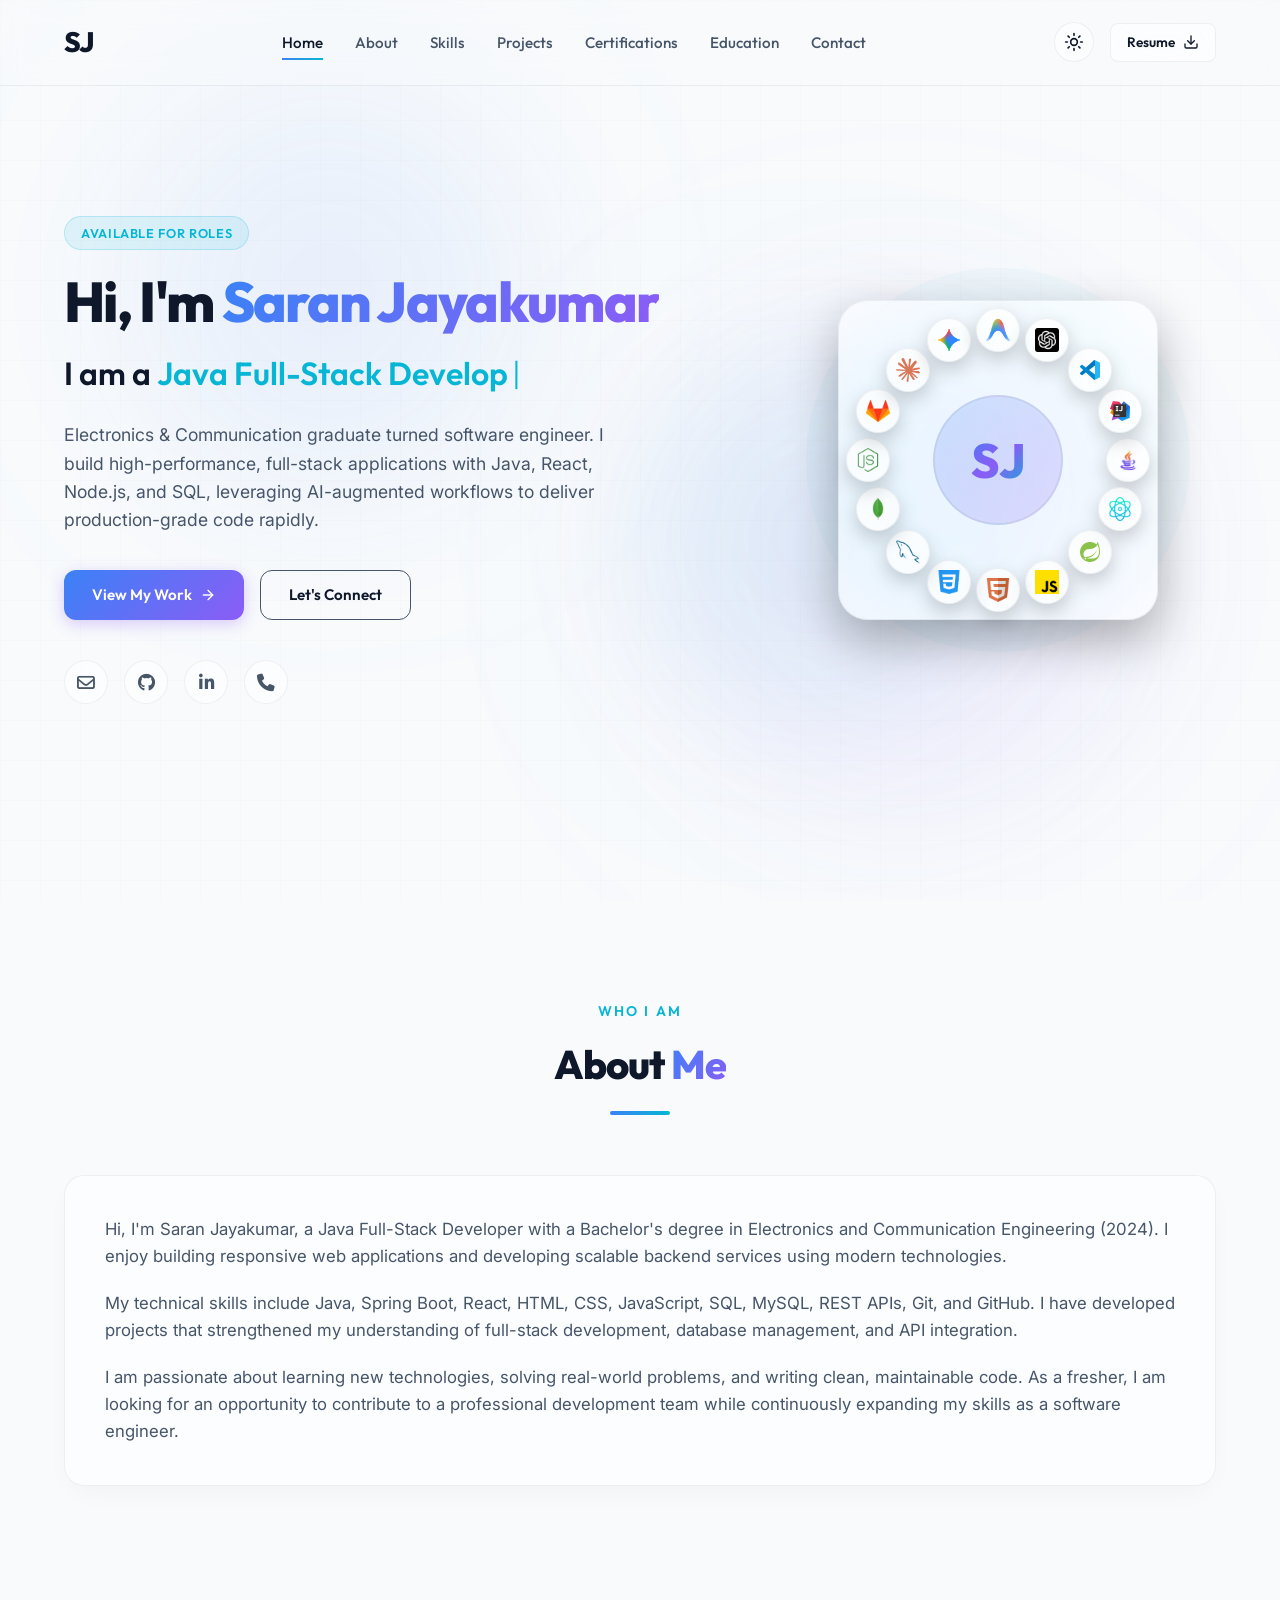
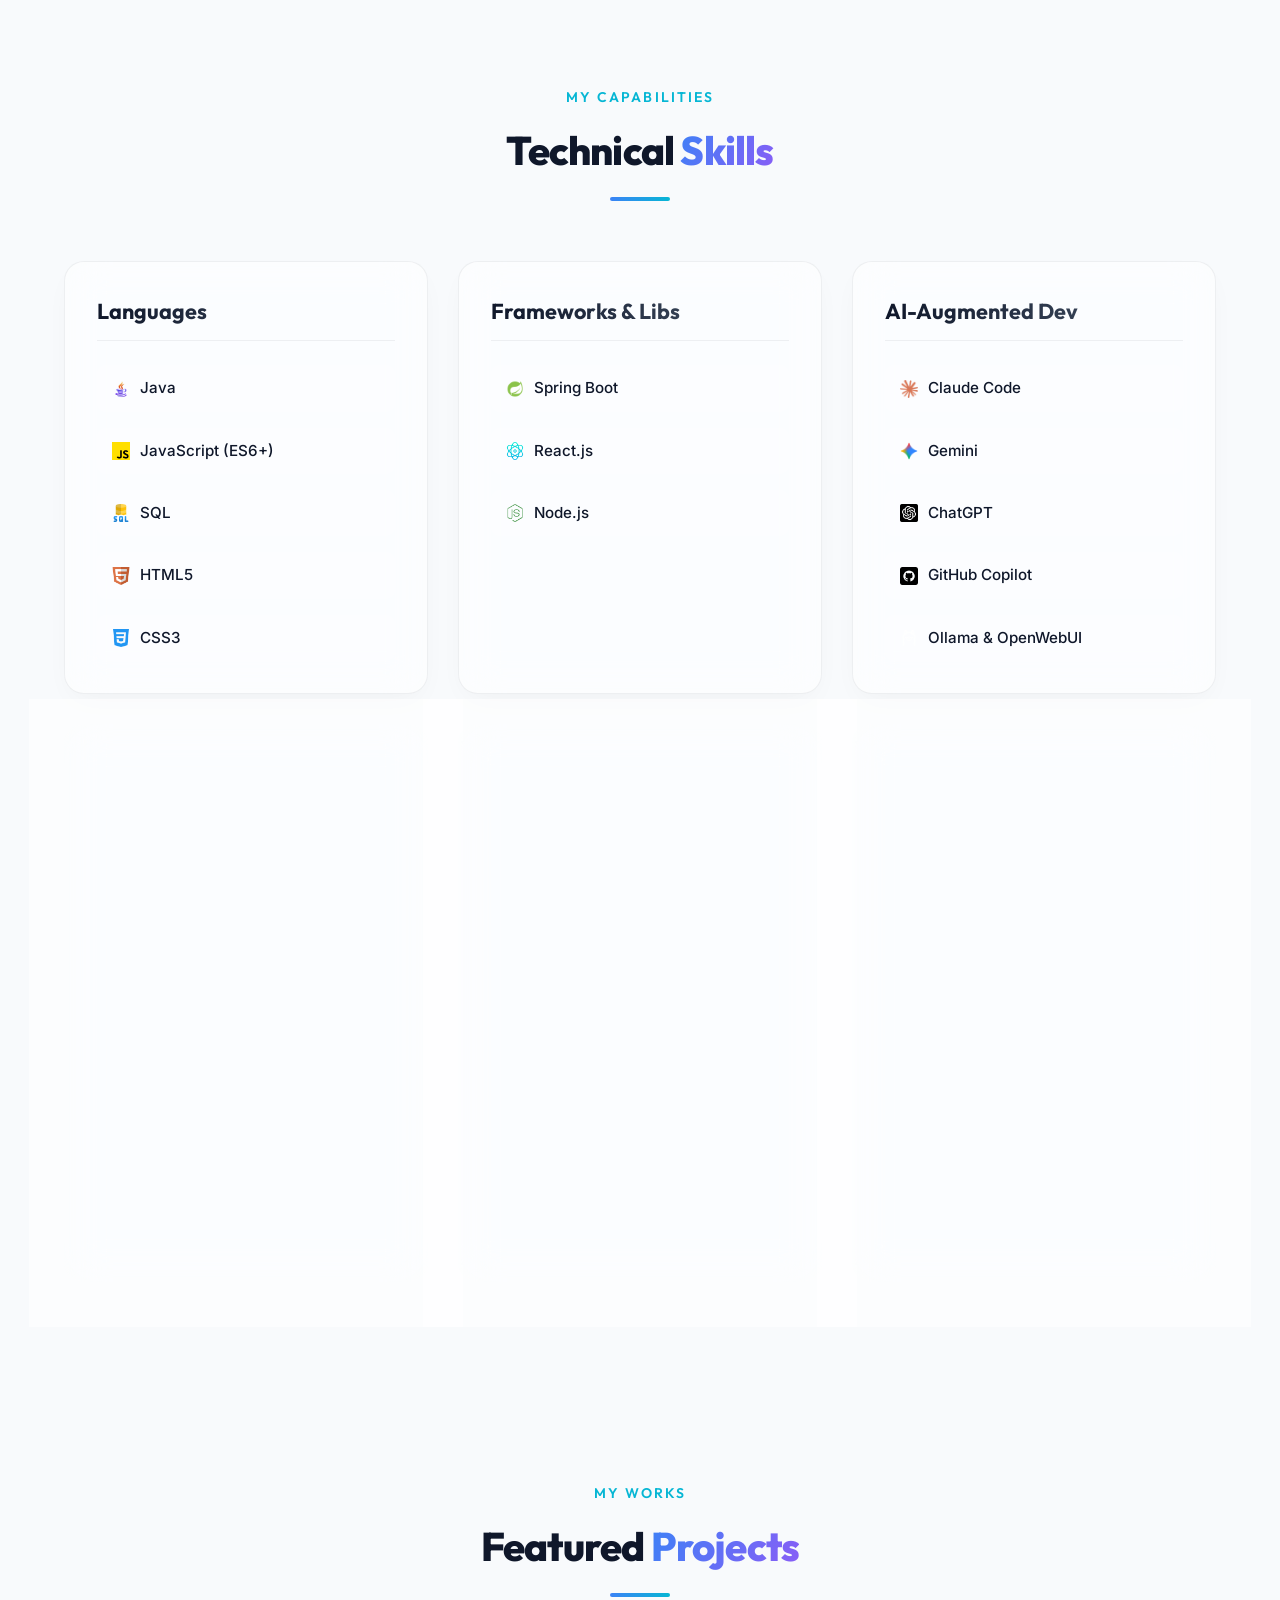
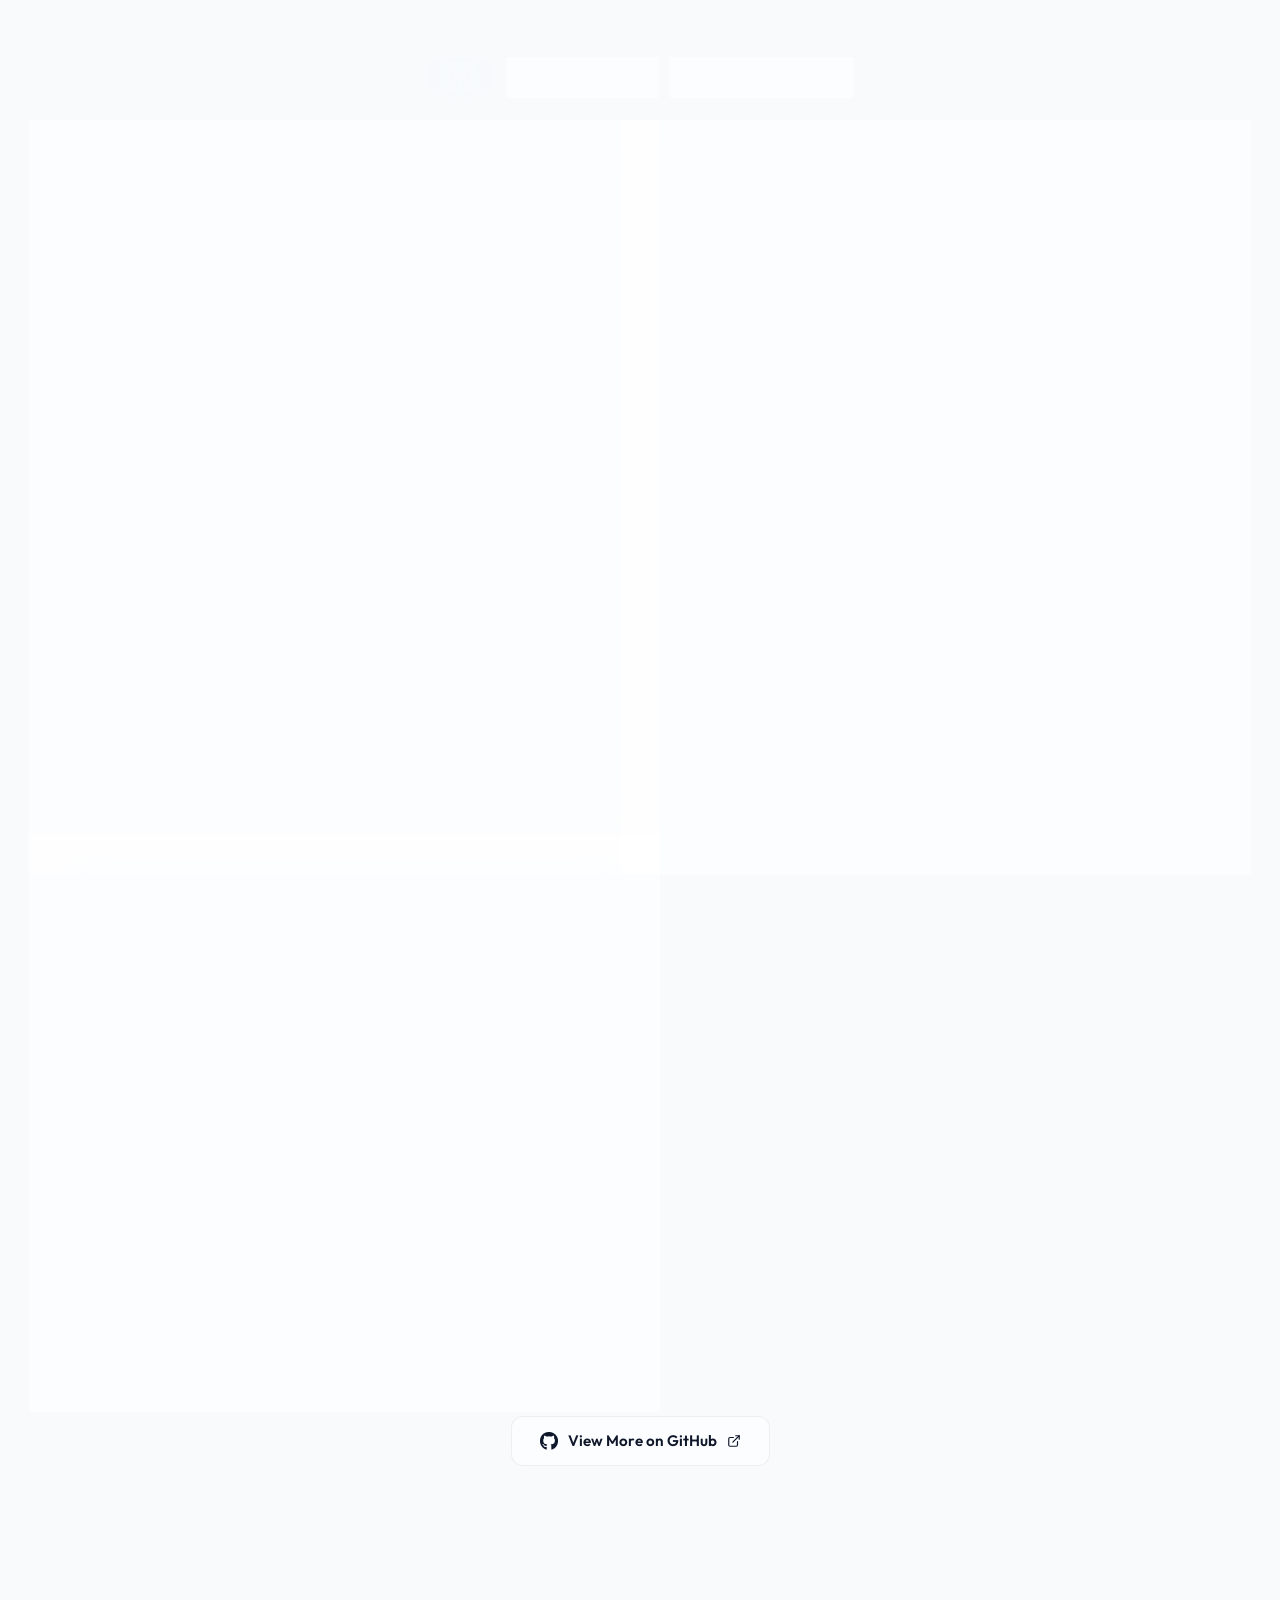
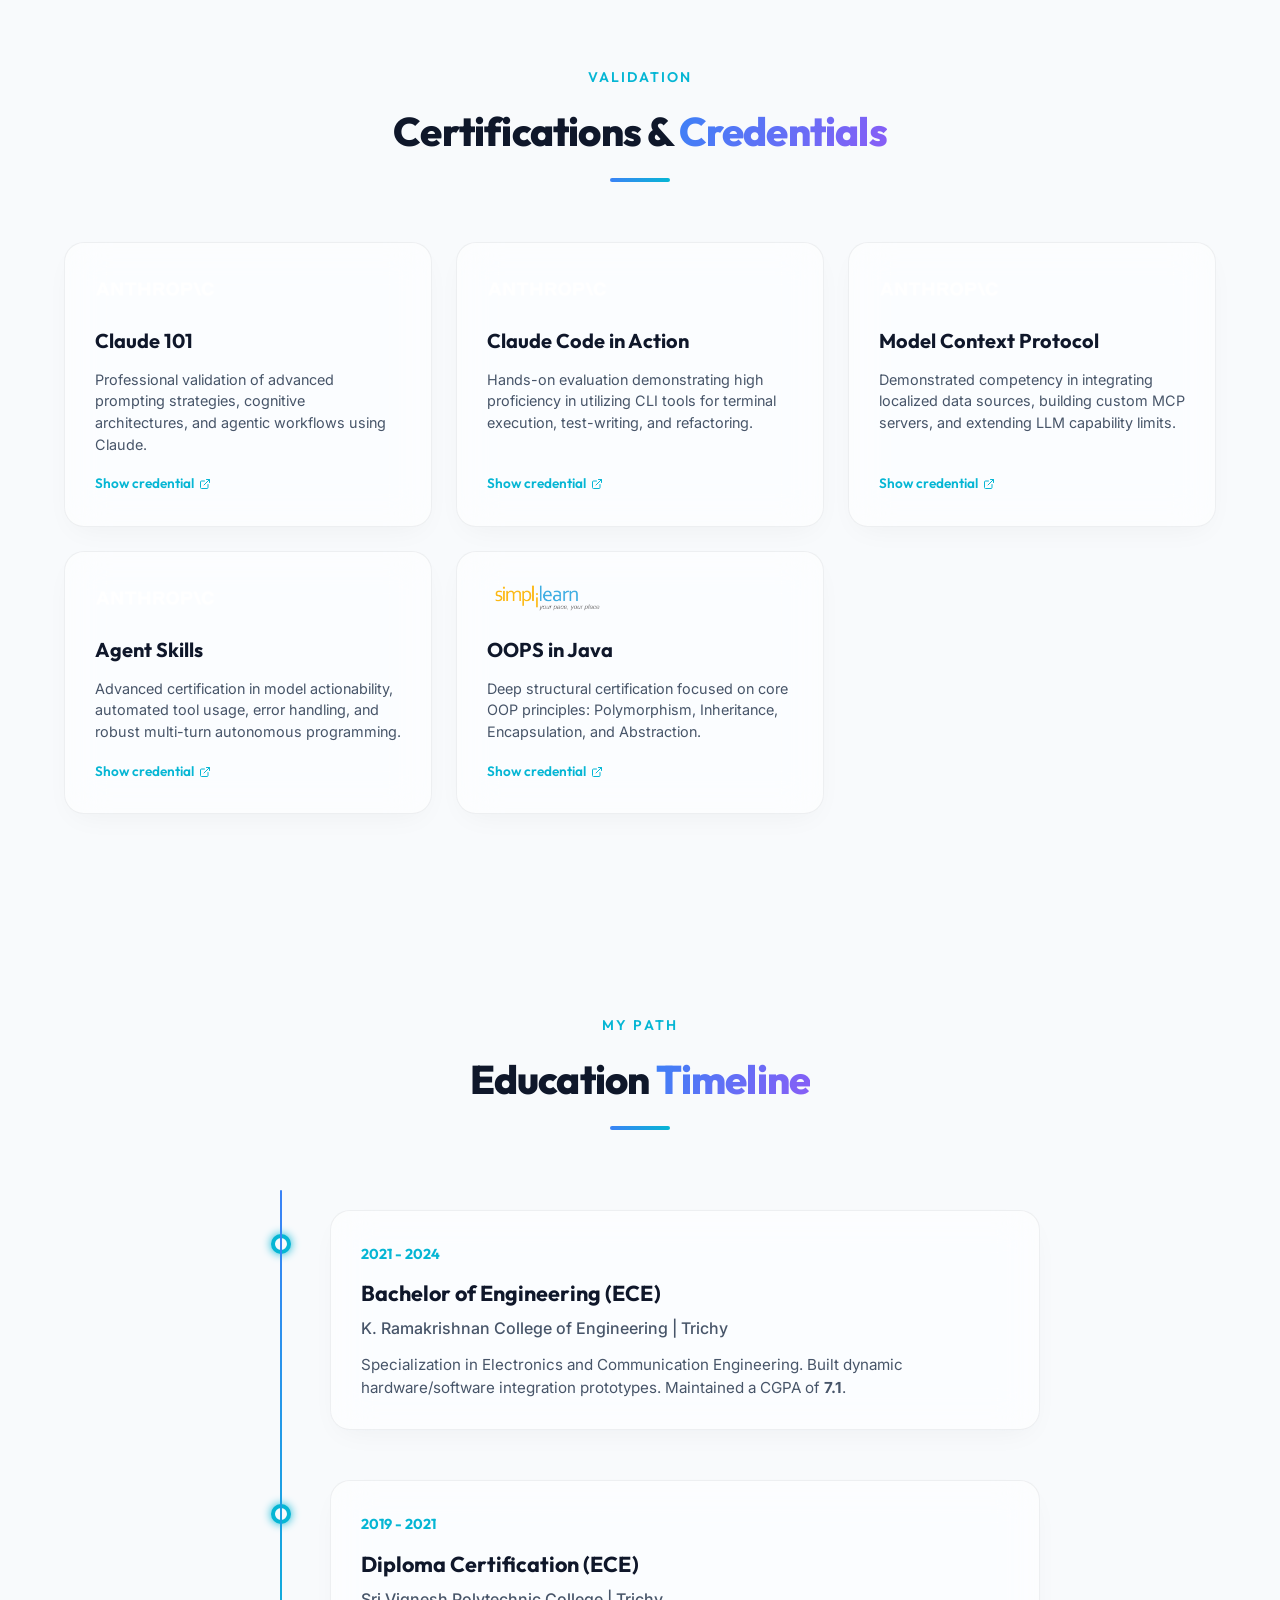
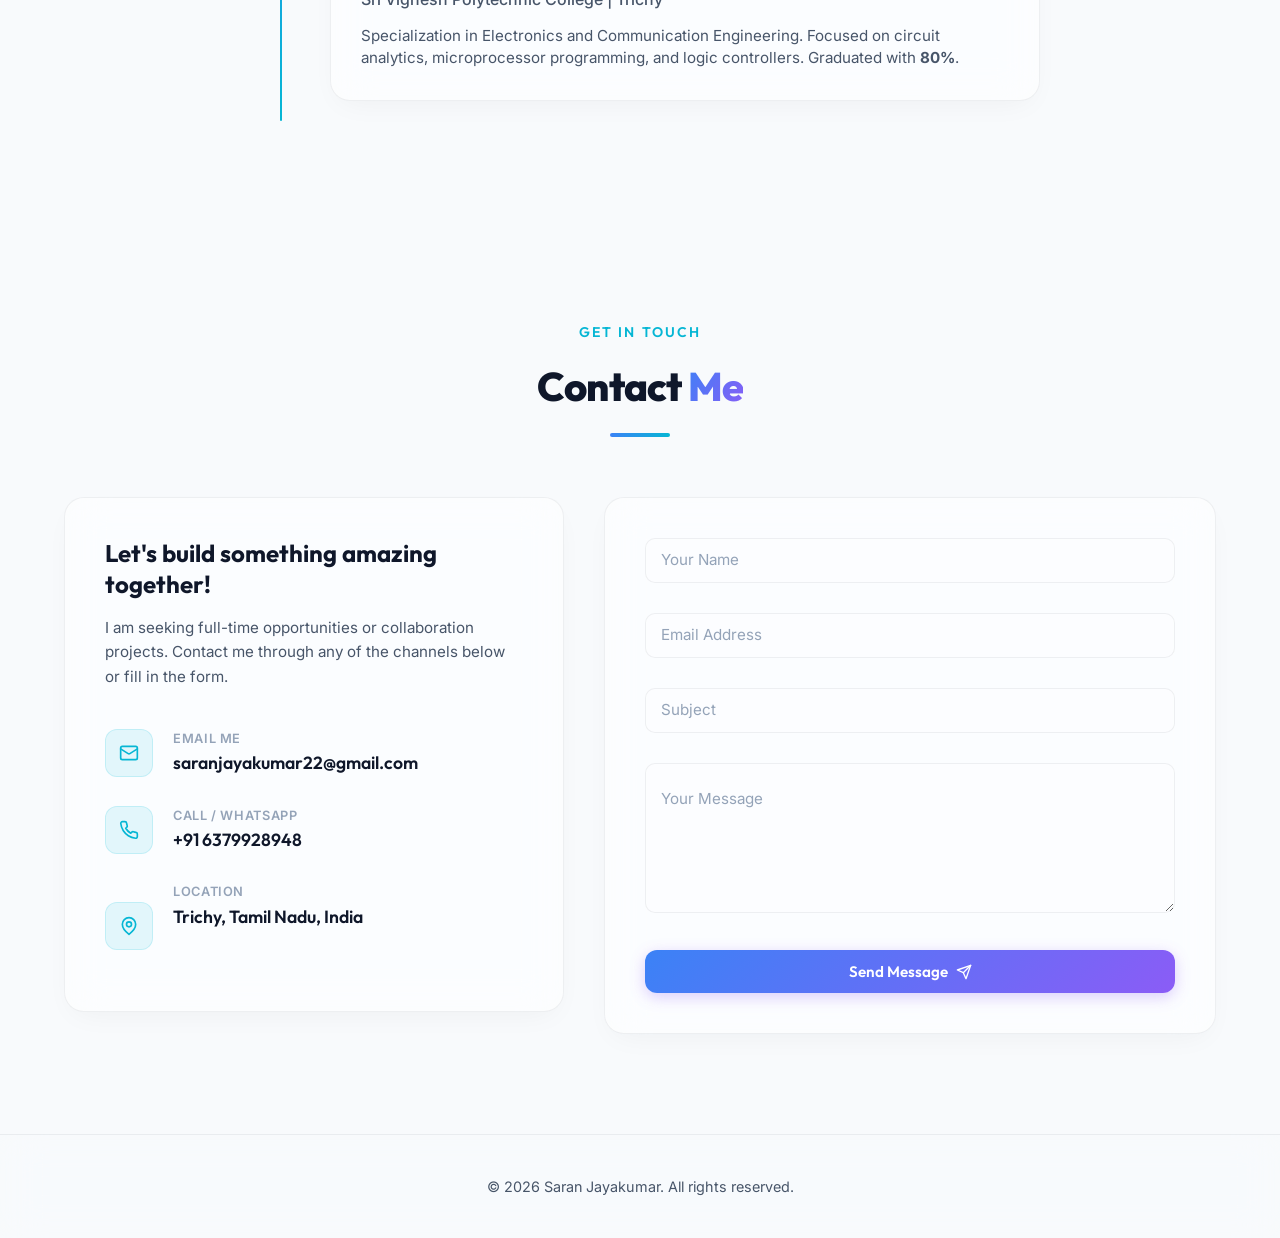
<file: index.html>
<!DOCTYPE html>
<html lang="en" data-theme="dark">

<head>
    <meta charset="UTF-8">
    <meta name="viewport" content="width=device-width, initial-scale=1.0">
    <link rel="icon" type="image/svg+xml" href="favicon.svg">

    <!-- SEO Meta Tags -->
    <title>Portfolio - Saran Jayakumar</title>
    <meta name="description"
        content="Portfolio of Saran Jayakumar, a premium Java Full-Stack Developer and Electronics & Communication graduate specializing in Spring Boot, React, Node.js, and AI-augmented development.">
    <meta name="keywords"
        content="Saran Jayakumar, Full Stack Developer, Java, Spring Boot, React, Node.js, AI Developer, Claude Code, MCP, Web Developer, ECE Trichy">
    <meta name="author" content="Saran Jayakumar">

    <!-- Open Graph / Facebook -->
    <meta property="og:type" content="website">
    <meta property="og:title" content="Portfolio - Saran Jayakumar">
    <meta property="og:description"
        content="Explore Saran Jayakumar's professional portfolio showing skills, projects, and certifications in Java Full-Stack and AI-Augmented development.">

    <!-- Google Fonts -->
    <link rel="preconnect" href="https://fonts.googleapis.com">
    <link rel="preconnect" href="https://fonts.gstatic.com" crossorigin>
    <link
        href="https://fonts.googleapis.com/css2?family=Inter:wght@300;400;500;600;700&family=Outfit:wght@300;400;500;600;700;800&display=swap"
        rel="stylesheet">

    <!-- FontAwesome for fallback social icons -->
    <link rel="stylesheet" href="https://cdnjs.cloudflare.com/ajax/libs/font-awesome/6.4.0/css/all.min.css">

    <link rel="stylesheet" href="css/main.css">
</head>

<body>
    <!-- Scroll Progress Bar -->
    <div id="scroll-progress"></div>
    <div class="cursor-glow" id="cursor-glow"></div>

    <!-- Background Animated Blobs -->
    <div class="blob-container">
        <div class="blob blob-1"></div>
        <div class="blob blob-2"></div>
        <div class="blob blob-3"></div>
    </div>

    <!-- Header / Navigation Bar -->
    <header class="header" id="header">
        <div class="nav-container">
            <a href="#home" class="logo" id="nav-logo">SJ</a>

            <nav class="nav-menu" id="nav-menu">
                <ul class="nav-list">
                    <li><a href="#home" class="nav-link active">Home</a></li>
                    <li><a href="#about" class="nav-link">About</a></li>
                    <li><a href="#skills" class="nav-link">Skills</a></li>
                    <li><a href="#projects" class="nav-link">Projects</a></li>
                    <li><a href="#certifications" class="nav-link">Certifications</a></li>
                    <li><a href="#education" class="nav-link">Education</a></li>
                    <li><a href="#contact" class="nav-link">Contact</a></li>
                </ul>
            </nav>

            <div class="nav-actions">
                <button class="theme-toggle" id="theme-toggle" aria-label="Toggle dark/light mode">
                    <svg class="sun-icon" xmlns="http://www.w3.org/2000/svg" width="20" height="20" viewBox="0 0 24 24"
                        fill="none" stroke="currentColor" stroke-width="2" stroke-linecap="round"
                        stroke-linejoin="round">
                        <circle cx="12" cy="12" r="4" />
                        <path d="M12 2v2" />
                        <path d="M12 20v2" />
                        <path d="m4.93 4.93 1.41 1.41" />
                        <path d="m17.66 17.66 1.41 1.41" />
                        <path d="M2 12h2" />
                        <path d="M20 12h2" />
                        <path d="m6.34 17.66-1.41 1.41" />
                        <path d="m19.07 4.93-1.41 1.41" />
                    </svg>
                    <svg class="moon-icon" xmlns="http://www.w3.org/2000/svg" width="20" height="20" viewBox="0 0 24 24"
                        fill="none" stroke="currentColor" stroke-width="2" stroke-linecap="round"
                        stroke-linejoin="round">
                        <path d="M12 3a6 6 0 0 0 9 9 9 9 0 1 1-9-9Z" />
                    </svg>
                </button>
                <a href="Resume_Saran_Jayakumar.pdf" download class="btn btn-secondary resume-btn" id="resume-download">
                    <span>Resume</span>
                    <svg xmlns="http://www.w3.org/2000/svg" width="16" height="16" viewBox="0 0 24 24" fill="none"
                        stroke="currentColor" stroke-width="2" stroke-linecap="round" stroke-linejoin="round">
                        <path d="M21 15v4a2 2 0 0 1-2 2H5a2 2 0 0 1-2-2v-4" />
                        <polyline points="7 10 12 15 17 10" />
                        <line x1="12" x2="12" y1="15" y2="3" />
                    </svg>
                </a>
                <button class="hamburger-menu" id="hamburger-menu" aria-label="Open menu">
                    <span class="bar"></span>
                    <span class="bar"></span>
                    <span class="bar"></span>
                </button>
            </div>
        </div>
    </header>

    <!-- Main Content -->
    <main>
        <!-- Hero Section -->
        <section class="section hero-section" id="home">
            <div class="container hero-container">
                <div class="hero-content reveal">
                    <div class="hero-badge-container">
                        <span class="hero-badge">Available for Roles</span>
                    </div>
                    <h1 class="hero-title">
                        Hi, I'm <span class="gradient-text">Saran Jayakumar</span>
                    </h1>
                    <h2 class="hero-subtitle">
                        I am a&nbsp;<span id="typewriter-text" class="accent-text"></span><span class="cursor">|</span>
                    </h2>
                    <p class="hero-description">
                        Electronics & Communication graduate turned software engineer. I build high-performance,
                        full-stack applications with Java, React, Node.js, and SQL, leveraging AI-augmented workflows to
                        deliver production-grade code rapidly.
                    </p>
                    <div class="hero-ctas">
                        <a href="#projects" class="btn btn-primary">
                            <span>View My Work</span>
                            <svg xmlns="http://www.w3.org/2000/svg" width="16" height="16" viewBox="0 0 24 24"
                                fill="none" stroke="currentColor" stroke-width="2" stroke-linecap="round"
                                stroke-linejoin="round">
                                <line x1="5" x2="19" y1="12" y2="12" />
                                <polyline points="12 5 19 12 12 19" />
                            </svg>
                        </a>
                        <a href="#contact" class="btn btn-outline">Let's Connect</a>
                    </div>
                    <div class="hero-socials">
                        <a href="mailto:saranjayakumar22@gmail.com" class="social-icon" aria-label="Email Address">
                            <i class="fa-regular fa-envelope"></i>
                        </a>
                        <a href="https://github.com/saran-jayakumar" target="_blank" rel="noopener noreferrer"
                            class="social-icon" aria-label="GitHub Profile">
                            <i class="fa-brands fa-github"></i>
                        </a>
                        <a href="https://linkedin.com/in/saran-jayakumar" target="_blank" rel="noopener noreferrer"
                            class="social-icon" aria-label="LinkedIn Profile">
                            <i class="fa-brands fa-linkedin-in"></i>
                        </a>
                        <a href="tel:+916379928948" class="social-icon" aria-label="Call Phone">
                            <i class="fa-solid fa-phone"></i>
                        </a>
                    </div>
                </div>
                <div class="hero-visual reveal reveal-delay-2">
                    <div class="avatar-card-wrapper">
                        <div class="avatar-card-glow"></div>
                        <div class="avatar-card">
                            <!-- Dynamic glassmorphic developer artwork -->
                            <div class="developer-illustration">
                                <div class="orbit orbit-1"></div>
                                <div class="orbit orbit-2"></div>
                                <div class="orbit orbit-3"></div>
                                <div class="avatar-inner">
                                    <div class="avatar-img-fallback">
                                        <span class="avatar-initials">SJ</span>
                                    </div>
                                </div>
                                <div class="tech-icon" style="top: 78px; left: 208px; animation-delay: 0s;" data-label="Java">
                                    <img src="icons/java.png" alt="Java" style="width: 24px; height: 24px; object-fit: contain;" />
                                </div>
                                <div class="tech-icon" style="top: 127px; left: 200px; animation-delay: 0.375s;" data-label="React">
                                    <img src="icons/react.png" alt="React" style="width: 24px; height: 24px; object-fit: contain;" />
                                </div>
                                <div class="tech-icon" style="top: 170px; left: 170px; animation-delay: 0.75s;" data-label="Spring Boot">
                                    <img src="icons/spring-boot.png" alt="Spring Boot" style="width: 24px; height: 24px; object-fit: contain;" />
                                </div>
                                <div class="tech-icon" style="top: 200px; left: 127px; animation-delay: 1.125s;" data-label="JavaScript">
                                    <img src="icons/js.png" alt="JavaScript" style="width: 24px; height: 24px; object-fit: contain;" />
                                </div>
                                <div class="tech-icon" style="top: 208px; left: 78px; animation-delay: 1.5s;" data-label="HTML5">
                                    <img src="icons/HTML.png" alt="HTML5" style="width: 24px; height: 24px; object-fit: contain;" />
                                </div>
                                <div class="tech-icon" style="top: 200px; left: 29px; animation-delay: 1.875s;" data-label="CSS3">
                                    <img src="icons/css.png" alt="CSS3" style="width: 24px; height: 24px; object-fit: contain;" />
                                </div>
                                <div class="tech-icon" style="top: 170px; left: -12px; animation-delay: 2.25s;" data-label="MySQL">
                                    <img src="icons/MySQL.png" alt="MySQL" style="width: 24px; height: 24px; object-fit: contain;" />
                                </div>
                                <div class="tech-icon" style="top: 127px; left: -42px; animation-delay: 2.625s;" data-label="MongoDB">
                                    <img src="icons/MongoDB.png" alt="MongoDB" style="width: 24px; height: 24px; object-fit: contain;" />
                                </div>
                                <div class="tech-icon" style="top: 78px; left: -52px; animation-delay: 3s;" data-label="Node.js">
                                    <img src="icons/node.png" alt="Node.js" style="width: 24px; height: 24px; object-fit: contain;" />
                                </div>
                                <div class="tech-icon" style="top: 29px; left: -42px; animation-delay: 3.375s;" data-label="Git">
                                    <img src="icons/git.png" alt="Git" style="width: 24px; height: 24px; object-fit: contain;" />
                                </div>
                                <div class="tech-icon" style="top: -12px; left: -12px; animation-delay: 3.75s;" data-label="Claude Code">
                                    <img src="icons/claude.png" alt="Claude Code" style="width: 24px; height: 24px; object-fit: contain;" />
                                </div>
                                <div class="tech-icon" style="top: -42px; left: 29px; animation-delay: 4.125s;" data-label="Gemini">
                                    <img src="icons/gemini.png" alt="Gemini" style="width: 24px; height: 24px; object-fit: contain;" />
                                </div>
                                <div class="tech-icon" style="top: -52px; left: 78px; animation-delay: 4.5s;" data-label="Antigravity IDE">
                                    <img src="icons/antigravity.png" alt="Antigravity IDE" style="width: 24px; height: 24px; object-fit: contain;" />
                                </div>
                                <div class="tech-icon" style="top: -42px; left: 127px; animation-delay: 4.875s;" data-label="ChatGPT">
                                    <img src="icons/chatgpt.png" alt="ChatGPT" style="width: 24px; height: 24px; object-fit: contain;" />
                                </div>
                                <div class="tech-icon" style="top: -12px; left: 170px; animation-delay: 5.25s;" data-label="VS Code">
                                    <img src="icons/vscode.png" alt="VS Code" style="width: 24px; height: 24px; object-fit: contain;" />
                                </div>
                                <div class="tech-icon" style="top: 29px; left: 200px; animation-delay: 5.625s;" data-label="IntelliJ IDEA">
                                    <img src="icons/intellij.png" alt="IntelliJ IDEA" style="width: 24px; height: 24px; object-fit: contain;" />
                                </div>
                            </div>
                        </div>
                    </div>
                </div>
            </div>
        </section>

        <!-- About Section -->
        <section class="section about-section" id="about">
            <div class="container">
                <div class="section-header reveal">
                    <span class="section-tagline">Who I Am</span>
                    <h2 class="section-title">About <span class="gradient-text">Me</span></h2>
                    <div class="section-underline"></div>
                </div>

                <div class="about-grid reveal" style="grid-template-columns: 1fr;">
                    <div class="about-card main-about-card card">
                        <div class="card-inner">
                            <p>Hi, I'm Saran Jayakumar, a Java Full-Stack Developer with a Bachelor's degree in Electronics and Communication Engineering (2024). I enjoy building responsive web applications and developing scalable backend services using modern technologies.</p>
                            <p>My technical skills include Java, Spring Boot, React, HTML, CSS, JavaScript, SQL, MySQL, REST APIs, Git, and GitHub. I have developed projects that strengthened my understanding of full-stack development, database management, and API integration.</p>
                            <p style="margin-bottom: 0;">I am passionate about learning new technologies, solving real-world problems, and writing clean, maintainable code. As a fresher, I am looking for an opportunity to contribute to a professional development team while continuously expanding my skills as a software engineer.</p>
                        </div>
                    </div>
                </div>
            </div>
        </section>

        <!-- Skills Section -->
        <section class="section skills-section" id="skills">
            <div class="container">
                <div class="section-header reveal">
                    <span class="section-tagline">My Capabilities</span>
                    <h2 class="section-title">Technical <span class="gradient-text">Skills</span></h2>
                    <div class="section-underline"></div>
                </div>

                <div class="skills-wrapper">
                    <!-- Skills Grid -->
                    <div class="skills-grid">
                        <!-- Languages -->
                        <div class="skills-category-card card reveal reveal-delay-1">
                            <h3>Languages</h3>
                            <ul class="skills-list">
                                <li class="skill-item">
                                    <div style="display: flex; align-items: center; gap: 10px;">
                                        <img src="icons/java.png" alt="Java" style="width: 18px; height: 18px; object-fit: contain;" />
                                        <span class="skill-name">Java</span>
                                    </div>
                                </li>
                                <li class="skill-item">
                                    <div style="display: flex; align-items: center; gap: 10px;">
                                        <img src="icons/js.png" alt="JavaScript" style="width: 18px; height: 18px; object-fit: contain;" />
                                        <span class="skill-name">JavaScript (ES6+)</span>
                                    </div>
                                </li>
                                <li class="skill-item">
                                    <div style="display: flex; align-items: center; gap: 10px;">
                                        <img src="icons/sql.png" alt="SQL" style="width: 18px; height: 18px; object-fit: contain;" />
                                        <span class="skill-name">SQL</span>
                                    </div>
                                </li>
                                <li class="skill-item">
                                    <div style="display: flex; align-items: center; gap: 10px;">
                                        <img src="icons/HTML.png" alt="HTML" style="width: 18px; height: 18px; object-fit: contain;" />
                                        <span class="skill-name">HTML5</span>
                                    </div>
                                </li>
                                <li class="skill-item">
                                    <div style="display: flex; align-items: center; gap: 10px;">
                                        <img src="icons/css.png" alt="CSS" style="width: 18px; height: 18px; object-fit: contain;" />
                                        <span class="skill-name">CSS3</span>
                                    </div>
                                </li>
                            </ul>
                        </div>

                        <!-- Frameworks & Libraries -->
                        <div class="skills-category-card card reveal reveal-delay-2">
                            <h3>Frameworks & Libs</h3>
                            <ul class="skills-list">
                                <li class="skill-item">
                                    <div style="display: flex; align-items: center; gap: 10px;">
                                        <img src="icons/spring-boot.png" alt="Spring Boot" style="width: 18px; height: 18px; object-fit: contain;" />
                                        <span class="skill-name">Spring Boot</span>
                                    </div>
                                </li>
                                <li class="skill-item">
                                    <div style="display: flex; align-items: center; gap: 10px;">
                                        <img src="icons/react.png" alt="React" style="width: 18px; height: 18px; object-fit: contain;" />
                                        <span class="skill-name">React.js</span>
                                    </div>
                                </li>
                                <li class="skill-item">
                                    <div style="display: flex; align-items: center; gap: 10px;">
                                        <img src="icons/node.png" alt="Node.js" style="width: 18px; height: 18px; object-fit: contain;" />
                                        <span class="skill-name">Node.js</span>
                                    </div>
                                </li>
                            </ul>
                        </div>

                        <!-- AI-Augmented Development -->
                        <div class="skills-category-card card reveal reveal-delay-3">
                            <h3>AI-Augmented Dev</h3>
                            <ul class="skills-list">
                                <li class="skill-item">
                                    <div style="display: flex; align-items: center; gap: 10px;">
                                        <img src="icons/claude.png" alt="Claude Code" style="width: 18px; height: 18px; object-fit: contain;" />
                                        <span class="skill-name">Claude Code</span>
                                    </div>
                                </li>
                                <li class="skill-item">
                                    <div style="display: flex; align-items: center; gap: 10px;">
                                        <img src="icons/gemini.png" alt="Gemini" style="width: 18px; height: 18px; object-fit: contain;" />
                                        <span class="skill-name">Gemini</span>
                                    </div>
                                </li>
                                <li class="skill-item">
                                    <div style="display: flex; align-items: center; gap: 10px;">
                                        <img src="icons/chatgpt.png" alt="ChatGPT" style="width: 18px; height: 18px; object-fit: contain;" />
                                        <span class="skill-name">ChatGPT</span>
                                    </div>
                                </li>
                                <li class="skill-item">
                                    <div style="display: flex; align-items: center; gap: 10px;">
                                        <img src="icons/github.png" alt="GitHub Copilot" style="width: 18px; height: 18px; object-fit: contain;" />
                                        <span class="skill-name">GitHub Copilot</span>
                                    </div>
                                </li>
                                <li class="skill-item">
                                    <div style="display: flex; align-items: center; gap: 10px;">
                                        <img src="icons/ollama.png" alt="Ollama" style="width: 18px; height: 18px; object-fit: contain;" />
                                        <span class="skill-name">Ollama & OpenWebUI</span>
                                    </div>
                                </li>
                            </ul>
                        </div>

                        <!-- Databases -->
                        <div class="skills-category-card card reveal reveal-delay-1">
                            <h3>Databases</h3>
                            <ul class="skills-list">
                                <li class="skill-item">
                                    <div style="display: flex; align-items: center; gap: 10px;">
                                        <img src="icons/MySQL.png" alt="MySQL" style="width: 18px; height: 18px; object-fit: contain;" />
                                        <span class="skill-name">MySQL</span>
                                    </div>
                                </li>
                                <li class="skill-item">
                                    <div style="display: flex; align-items: center; gap: 10px;">
                                        <img src="icons/MongoDB.png" alt="MongoDB" style="width: 18px; height: 18px; object-fit: contain;" />
                                        <span class="skill-name">MongoDB</span>
                                    </div>
                                </li>
                            </ul>
                        </div>

                        <!-- CS Fundamentals -->
                        <div class="skills-category-card card reveal reveal-delay-2">
                            <h3>CS Fundamentals</h3>
                            <ul class="skills-list">
                                <li class="skill-item">
                                    <span class="skill-name">OOPs Concepts</span>
                                </li>
                                <li class="skill-item">
                                    <span class="skill-name">DBMS Management</span>
                                </li>
                                <li class="skill-item">
                                    <span class="skill-name">REST API Design</span>
                                </li>
                            </ul>
                        </div>

                        <!-- Tools & Practices -->
                        <div class="skills-category-card card reveal reveal-delay-3">
                            <h3>Tools & Practices</h3>
                            <ul class="skills-list">
                                <li class="skill-item">
                                    <div style="display: flex; align-items: center; gap: 10px;">
                                        <img src="icons/git.png" alt="Git" style="width: 18px; height: 18px; object-fit: contain;" />
                                        <span class="skill-name">Git</span>
                                    </div>
                                </li>
                                <li class="skill-item">
                                    <div style="display: flex; align-items: center; gap: 10px;">
                                        <img src="icons/github.png" alt="GitHub" style="width: 18px; height: 18px; object-fit: contain;" />
                                        <span class="skill-name">GitHub</span>
                                    </div>
                                </li>
                                <li class="skill-item">
                                    <div style="display: flex; align-items: center; gap: 10px;">
                                        <img src="icons/postman.png" alt="Postman" style="width: 18px; height: 18px; object-fit: contain;" />
                                        <span class="skill-name">Postman</span>
                                    </div>
                                </li>
                                <li class="skill-item">
                                    <div style="display: flex; align-items: center; gap: 10px;">
                                        <img src="icons/vscode.png" alt="VS Code" style="width: 18px; height: 18px; object-fit: contain;" />
                                        <span class="skill-name">Visual Studio Code</span>
                                    </div>
                                </li>
                                <li class="skill-item">
                                    <div style="display: flex; align-items: center; gap: 10px;">
                                        <img src="icons/intellij.png" alt="IntelliJ" style="width: 18px; height: 18px; object-fit: contain;" />
                                        <span class="skill-name">IntelliJ IDEA</span>
                                    </div>
                                </li>
                                <li class="skill-item">
                                    <div style="display: flex; align-items: center; gap: 10px;">
                                        <img src="icons/antigravity.png" alt="Antigravity" style="width: 18px; height: 18px; object-fit: contain;" />
                                        <span class="skill-name">Antigravity IDE</span>
                                    </div>
                                </li>
                                <li class="skill-item">
                                    <div style="display: flex; align-items: center; gap: 10px;">
                                        <img src="icons/MySQL.png" alt="MySQL Workbench" style="width: 18px; height: 18px; object-fit: contain;" />
                                        <span class="skill-name">MySQL Workbench</span>
                                    </div>
                                </li>
                            </ul>
                        </div>
                    </div>
                </div>
            </div>
        </section>

        <!-- Projects Section -->
        <section class="section projects-section" id="projects">
            <div class="container">
                <div class="section-header reveal">
                    <span class="section-tagline">My Works</span>
                    <h2 class="section-title">Featured <span class="gradient-text">Projects</span></h2>
                    <div class="section-underline"></div>
                </div>

                <!-- Project Filters -->
                <div class="project-filters reveal reveal-delay-1">
                    <button class="filter-btn active" data-filter="all">All</button>
                    <button class="filter-btn" data-filter="backend">Java & Backend</button>
                    <button class="filter-btn" data-filter="frontend">Frontend & Fullstack</button>
                </div>

                <!-- Projects Grid -->
                <div class="projects-grid">
                    <!-- Project 1: ONE SCOOP (AI - Augmented Development) -->
                    <div class="project-card card reveal reveal-delay-1" data-category="backend frontend">
                        <div class="project-image-fallback" style="background: rgba(255, 255, 255, 0.02);">
                            <img src="project-logo/onescoop_logo.png" alt="One Scoop Logo" style="width: 100%; height: 100%; object-fit: contain; padding: 20px; z-index: 2;" />
                        </div>
                        <div class="project-content">
                            <span class="project-tag">Java | Spring Boot | React | MySQL | JWT</span>
                            <h3 class="project-title">ONE SCOOP (AI - Augmented Development)</h3>
                            <div class="project-description">
                                <ul style="list-style-type: none; padding-left: 0; margin: 0; display: flex; flex-direction: column; gap: 8px;">
                                    <li style="display: flex; align-items: flex-start; gap: 8px; font-size: 0.9rem;">
                                        <span style="color: var(--accent-color); margin-top: 2px;">■</span>
                                        <span>Developed a multi-role full-stack management system with Spring Boot and React to streamline order workflows, staff management, and sales tracking.</span>
                                    </li>
                                    <li style="display: flex; align-items: flex-start; gap: 8px; font-size: 0.9rem;">
                                        <span style="color: var(--accent-color); margin-top: 2px;">■</span>
                                        <span>Implemented Role-Based Access Control (RBAC) using Spring Security and JWT, protecting API endpoints and dynamically routing 4 distinct user roles.</span>
                                    </li>
                                    <li style="display: flex; align-items: flex-start; gap: 8px; font-size: 0.9rem;">
                                        <span style="color: var(--accent-color); margin-top: 2px;">■</span>
                                        <span>Built a tableside order-taking flow for servers that automatically dispatches real-time bills and invoices to the cashier dashboard.</span>
                                    </li>
                                    <li style="display: flex; align-items: flex-start; gap: 8px; font-size: 0.9rem;">
                                        <span style="color: var(--accent-color); margin-top: 2px;">■</span>
                                        <span>Designed a normalized MySQL database schema with 7+ tables to manage transactions, inventory, and daily/monthly/yearly profit statistics.</span>
                                    </li>
                                </ul>
                            </div>
                            <div class="project-links" style="display: flex; gap: 20px;">
                                <a href="https://github.com/saran-jayakumar/Ice-cream-shop-management-system" class="btn-text"
                                    target="_blank" rel="noopener noreferrer">
                                    <span>Source Code</span>
                                    <svg xmlns="http://www.w3.org/2000/svg" width="14" height="14" viewBox="0 0 24 24"
                                        fill="none" stroke="currentColor" stroke-width="2" stroke-linecap="round"
                                        stroke-linejoin="round">
                                        <path d="M15 3h6v6" />
                                        <path d="M10 14 21 3" />
                                        <path d="M18 13v6a2 2 0 0 1-2 2H5a2 2 0 0 1-2-2V8a2 2 0 0 1 2-2h6" />
                                    </svg>
                                </a>
                                <a href="https://ice-cream-shop-management-system.vercel.app/login" class="btn-text"
                                    target="_blank" rel="noopener noreferrer">
                                    <span>Live Demo</span>
                                    <svg xmlns="http://www.w3.org/2000/svg" width="14" height="14" viewBox="0 0 24 24"
                                        fill="none" stroke="currentColor" stroke-width="2" stroke-linecap="round"
                                        stroke-linejoin="round">
                                        <path d="M18 13v6a2 2 0 0 1-2 2H5a2 2 0 0 1-2-2V8a2 2 0 0 1 2-2h6" />
                                        <polyline points="15 3 21 3 21 9" />
                                        <line x1="10" x2="21" y1="14" y2="3" />
                                    </svg>
                                </a>
                                <a href="https://drive.google.com/drive/folders/17JJMLGcGxOkQVDv-L8JSpvwM6bp4eZs3" class="btn-text"
                                    target="_blank" rel="noopener noreferrer">
                                    <span>Demo Video</span>
                                    <svg xmlns="http://www.w3.org/2000/svg" width="14" height="14" viewBox="0 0 24 24"
                                        fill="none" stroke="currentColor" stroke-width="2" stroke-linecap="round"
                                        stroke-linejoin="round">
                                        <path d="m22 8-6 4 6 4V8Z" />
                                        <rect width="14" height="12" x="2" y="6" rx="2" ry="2" />
                                    </svg>
                                </a>
                            </div>
                        </div>
                    </div>

                    <!-- Project 2: News App -->
                    <div class="project-card card reveal reveal-delay-2" data-category="frontend">
                        <div class="project-image-fallback" style="background: rgba(255, 255, 255, 0.02);">
                            <img src="project-logo/news.png" alt="News App Logo" style="width: 100%; height: 100%; object-fit: contain; padding: 20px; z-index: 2;" />
                        </div>
                        <div class="project-content">
                            <span class="project-tag">HTML | CSS | JavaScript</span>
                            <h3 class="project-title">News App</h3>
                            <div class="project-description">
                                <ul style="list-style-type: none; padding-left: 0; margin: 0; display: flex; flex-direction: column; gap: 8px;">
                                    <li style="display: flex; align-items: flex-start; gap: 8px; font-size: 0.9rem;">
                                        <span style="color: var(--accent-color); margin-top: 2px;">■</span>
                                        <span>Developed a fully responsive news web application using HTML, CSS, and modern JavaScript.</span>
                                    </li>
                                    <li style="display: flex; align-items: flex-start; gap: 8px; font-size: 0.9rem;">
                                        <span style="color: var(--accent-color); margin-top: 2px;">■</span>
                                        <span>Built a Node.js/Express backend proxy to securely handle third-party API keys and manage CORS requests.</span>
                                    </li>
                                    <li style="display: flex; align-items: flex-start; gap: 8px; font-size: 0.9rem;">
                                        <span style="color: var(--accent-color); margin-top: 2px;">■</span>
                                        <span>Implemented backend in-memory caching to improve page load speed and minimize API requests.</span>
                                    </li>
                                </ul>
                            </div>
                            <div class="project-links" style="display: flex; gap: 20px;">
                                <a href="https://github.com/saran-jayakumar/News-Website" class="btn-text" target="_blank"
                                    rel="noopener noreferrer">
                                    <span>Source Code</span>
                                    <svg xmlns="http://www.w3.org/2000/svg" width="14" height="14" viewBox="0 0 24 24"
                                        fill="none" stroke="currentColor" stroke-width="2" stroke-linecap="round"
                                        stroke-linejoin="round">
                                        <path d="M15 3h6v6" />
                                        <path d="M10 14 21 3" />
                                        <path d="M18 13v6a2 2 0 0 1-2 2H5a2 2 0 0 1-2-2V8a2 2 0 0 1 2-2h6" />
                                    </svg>
                                </a>
                                <a href="https://news-website-v8vo.onrender.com/" class="btn-text" target="_blank"
                                    rel="noopener noreferrer">
                                    <span>Live Demo</span>
                                    <svg xmlns="http://www.w3.org/2000/svg" width="14" height="14" viewBox="0 0 24 24"
                                        fill="none" stroke="currentColor" stroke-width="2" stroke-linecap="round"
                                        stroke-linejoin="round">
                                        <path d="M18 13v6a2 2 0 0 1-2 2H5a2 2 0 0 1-2-2V8a2 2 0 0 1 2-2h6" />
                                        <polyline points="15 3 21 3 21 9" />
                                        <line x1="10" x2="21" y1="14" y2="3" />
                                    </svg>
                                </a>
                                <a href="https://drive.google.com/drive/folders/18m3LVuJBeWgTz9UX74ZpCwle1R89c6do" class="btn-text"
                                    target="_blank" rel="noopener noreferrer">
                                    <span>Demo Video</span>
                                    <svg xmlns="http://www.w3.org/2000/svg" width="14" height="14" viewBox="0 0 24 24"
                                        fill="none" stroke="currentColor" stroke-width="2" stroke-linecap="round"
                                        stroke-linejoin="round">
                                        <path d="m22 8-6 4 6 4V8Z" />
                                        <rect width="14" height="12" x="2" y="6" rx="2" ry="2" />
                                    </svg>
                                </a>
                            </div>
                        </div>
                    </div>

                    <!-- Project 3: MeteoBridge MCP Server -->
                    <div class="project-card card reveal reveal-delay-3" data-category="backend">
                        <div class="project-image-fallback" style="background: rgba(255, 255, 255, 0.02);">
                            <img src="project-logo/MCP.png" alt="MeteoBridge MCP Server Logo" style="width: 100%; height: 100%; object-fit: contain; padding: 20px; z-index: 2;" />
                        </div>
                        <div class="project-content">
                            <span class="project-tag">Java | Spring Boot | Spring Boot AI</span>
                            <h3 class="project-title">MeteoBridge MCP Server</h3>
                            <div class="project-description">
                                <ul style="list-style-type: none; padding-left: 0; margin: 0; display: flex; flex-direction: column; gap: 8px;">
                                    <li style="display: flex; align-items: flex-start; gap: 8px; font-size: 0.9rem;">
                                        <span style="color: var(--accent-color); margin-top: 2px;">■</span>
                                        <span>Developed a dynamic MCP backend in Java, enabling Large Language Models to overcome static training data limitations.</span>
                                    </li>
                                    <li style="display: flex; align-items: flex-start; gap: 8px; font-size: 0.9rem;">
                                        <span style="color: var(--accent-color); margin-top: 2px;">■</span>
                                        <span>Enabled AI agents to autonomously fetch and analyze current temperatures, weather alerts, and forecasting data in real-time.</span>
                                    </li>
                                </ul>
                            </div>
                            <div class="project-links">
                                <a href="https://github.com/saran-jayakumar/MeteoBridge_Real-Time_Weather_Tool_for_LLM" class="btn-text"
                                    target="_blank" rel="noopener noreferrer">
                                    <span>Source Code</span>
                                    <svg xmlns="http://www.w3.org/2000/svg" width="14" height="14" viewBox="0 0 24 24"
                                        fill="none" stroke="currentColor" stroke-width="2" stroke-linecap="round"
                                        stroke-linejoin="round">
                                        <path d="M15 3h6v6" />
                                        <path d="M10 14 21 3" />
                                        <path d="M18 13v6a2 2 0 0 1-2 2H5a2 2 0 0 1-2-2V8a2 2 0 0 1 2-2h6" />
                                    </svg>
                                </a>
                            </div>
                        </div>
                    </div>
                </div>

                <!-- View More Projects on GitHub CTA -->
                <div class="projects-more reveal" style="display: flex; justify-content: center; margin-top: 50px;">
                    <a href="https://github.com/saran-jayakumar" class="btn btn-secondary" target="_blank" rel="noopener noreferrer" style="gap: 10px;">
                        <i class="fa-brands fa-github" style="font-size: 1.15rem;"></i>
                        <span>View More on GitHub</span>
                        <svg xmlns="http://www.w3.org/2000/svg" width="14" height="14" viewBox="0 0 24 24" fill="none"
                            stroke="currentColor" stroke-width="2" stroke-linecap="round" stroke-linejoin="round">
                            <path d="M18 13v6a2 2 0 0 1-2 2H5a2 2 0 0 1-2-2V8a2 2 0 0 1 2-2h6" />
                            <polyline points="15 3 21 3 21 9" />
                            <line x1="10" x2="21" y1="14" y2="3" />
                        </svg>
                    </a>
                </div>
            </div>
        </section>

        <!-- Certifications Section -->
        <section class="section certifications-section" id="certifications">
            <div class="container">
                <div class="section-header reveal">
                    <span class="section-tagline">Validation</span>
                    <h2 class="section-title">Certifications & <span class="gradient-text">Credentials</span></h2>
                    <div class="section-underline"></div>
                </div>

                <div class="certifications-grid">
                    <!-- Claude 101 -->
                    <div class="cert-card card reveal reveal-delay-1">
                        <div class="cert-header">
                            <img src="certifications/anthropic.png" alt="Anthropic" style="height: 32px; max-width: 120px; object-fit: contain;" />
                        </div>
                        <h3 class="cert-title">Claude 101</h3>
                        <p class="cert-desc">Professional validation of advanced prompting strategies, cognitive
                            architectures, and agentic workflows using Claude.</p>
                        <div class="cert-links" style="margin-top: 15px;">
                            <a href="https://github.com/saran-jayakumar/AI_Certification/blob/29e08a28be8cc4138fcfeb632020f0753684413a/Claude%20101.pdf" 
                               class="btn-text" target="_blank" rel="noopener noreferrer" style="font-size: 0.85rem; display: inline-flex; align-items: center; gap: 5px;">
                                <span>Show credential</span>
                                <svg xmlns="http://www.w3.org/2000/svg" width="12" height="12" viewBox="0 0 24 24"
                                    fill="none" stroke="currentColor" stroke-width="2" stroke-linecap="round"
                                    stroke-linejoin="round">
                                    <path d="M15 3h6v6" />
                                    <path d="M10 14 21 3" />
                                    <path d="M18 13v6a2 2 0 0 1-2 2H5a2 2 0 0 1-2-2V8a2 2 0 0 1 2-2h6" />
                                </svg>
                            </a>
                        </div>
                    </div>

                    <!-- Claude Code in Action -->
                    <div class="cert-card card reveal reveal-delay-2">
                        <div class="cert-header">
                            <img src="certifications/anthropic.png" alt="Anthropic" style="height: 32px; max-width: 120px; object-fit: contain;" />
                        </div>
                        <h3 class="cert-title">Claude Code in Action</h3>
                        <p class="cert-desc">Hands-on evaluation demonstrating high proficiency in utilizing CLI tools
                            for terminal execution, test-writing, and refactoring.</p>
                        <div class="cert-links" style="margin-top: 15px;">
                            <a href="https://github.com/saran-jayakumar/AI_Certification/blob/29e08a28be8cc4138fcfeb632020f0753684413a/Claude%20code%20in%20Action.pdf" 
                               class="btn-text" target="_blank" rel="noopener noreferrer" style="font-size: 0.85rem; display: inline-flex; align-items: center; gap: 5px;">
                                <span>Show credential</span>
                                <svg xmlns="http://www.w3.org/2000/svg" width="12" height="12" viewBox="0 0 24 24"
                                    fill="none" stroke="currentColor" stroke-width="2" stroke-linecap="round"
                                    stroke-linejoin="round">
                                    <path d="M15 3h6v6" />
                                    <path d="M10 14 21 3" />
                                    <path d="M18 13v6a2 2 0 0 1-2 2H5a2 2 0 0 1-2-2V8a2 2 0 0 1 2-2h6" />
                                </svg>
                            </a>
                        </div>
                    </div>

                    <!-- Model Context Protocol -->
                    <div class="cert-card card reveal reveal-delay-3">
                        <div class="cert-header">
                            <img src="certifications/anthropic.png" alt="Anthropic" style="height: 32px; max-width: 120px; object-fit: contain;" />
                        </div>
                        <h3 class="cert-title">Model Context Protocol</h3>
                        <p class="cert-desc">Demonstrated competency in integrating localized data sources, building
                            custom MCP servers, and extending LLM capability limits.</p>
                        <div class="cert-links" style="margin-top: 15px;">
                            <a href="https://github.com/saran-jayakumar/AI_Certification/blob/29e08a28be8cc4138fcfeb632020f0753684413a/Introduction%20to%20Model%20context%20Protocol.pdf" 
                               class="btn-text" target="_blank" rel="noopener noreferrer" style="font-size: 0.85rem; display: inline-flex; align-items: center; gap: 5px;">
                                <span>Show credential</span>
                                <svg xmlns="http://www.w3.org/2000/svg" width="12" height="12" viewBox="0 0 24 24"
                                    fill="none" stroke="currentColor" stroke-width="2" stroke-linecap="round"
                                    stroke-linejoin="round">
                                    <path d="M15 3h6v6" />
                                    <path d="M10 14 21 3" />
                                    <path d="M18 13v6a2 2 0 0 1-2 2H5a2 2 0 0 1-2-2V8a2 2 0 0 1 2-2h6" />
                                </svg>
                            </a>
                        </div>
                    </div>

                    <!-- Agent Skills -->
                    <div class="cert-card card reveal reveal-delay-4">
                        <div class="cert-header">
                            <img src="certifications/anthropic.png" alt="Anthropic" style="height: 32px; max-width: 120px; object-fit: contain;" />
                        </div>
                        <h3 class="cert-title">Agent Skills</h3>
                        <p class="cert-desc">Advanced certification in model actionability, automated tool usage, error
                            handling, and robust multi-turn autonomous programming.</p>
                        <div class="cert-links" style="margin-top: 15px;">
                            <a href="https://github.com/saran-jayakumar/AI_Certification/blob/29e08a28be8cc4138fcfeb632020f0753684413a/Introduction%20to%20Agent%20Skills.pdf" 
                               class="btn-text" target="_blank" rel="noopener noreferrer" style="font-size: 0.85rem; display: inline-flex; align-items: center; gap: 5px;">
                                <span>Show credential</span>
                                <svg xmlns="http://www.w3.org/2000/svg" width="12" height="12" viewBox="0 0 24 24"
                                    fill="none" stroke="currentColor" stroke-width="2" stroke-linecap="round"
                                    stroke-linejoin="round">
                                    <path d="M15 3h6v6" />
                                    <path d="M10 14 21 3" />
                                    <path d="M18 13v6a2 2 0 0 1-2 2H5a2 2 0 0 1-2-2V8a2 2 0 0 1 2-2h6" />
                                </svg>
                            </a>
                        </div>
                    </div>

                    <!-- OOPS in Java -->
                    <div class="cert-card card reveal reveal-delay-2">
                        <div class="cert-header">
                            <img src="certifications/Simplilearn.png" alt="SimpliLearn" style="height: 32px; max-width: 120px; object-fit: contain;" />
                        </div>
                        <h3 class="cert-title">OOPS in Java</h3>
                        <p class="cert-desc">Deep structural certification focused on core OOP principles: Polymorphism,
                            Inheritance, Encapsulation, and Abstraction.</p>
                        <div class="cert-links" style="margin-top: 15px;">
                            <a href="https://drive.google.com/file/d/1dpHDap7Fs-jY7VZCzc_Z4IMLiFBYglr2/view?usp=drivesdk" 
                               class="btn-text" target="_blank" rel="noopener noreferrer" style="font-size: 0.85rem; display: inline-flex; align-items: center; gap: 5px;">
                                <span>Show credential</span>
                                <svg xmlns="http://www.w3.org/2000/svg" width="12" height="12" viewBox="0 0 24 24"
                                    fill="none" stroke="currentColor" stroke-width="2" stroke-linecap="round"
                                    stroke-linejoin="round">
                                    <path d="M15 3h6v6" />
                                    <path d="M10 14 21 3" />
                                    <path d="M18 13v6a2 2 0 0 1-2 2H5a2 2 0 0 1-2-2V8a2 2 0 0 1 2-2h6" />
                                </svg>
                            </a>
                        </div>
                    </div>
                </div>
            </div>
        </section>

        <!-- Education Section -->
        <section class="section education-section" id="education">
            <div class="container">
                <div class="section-header reveal">
                    <span class="section-tagline">My Path</span>
                    <h2 class="section-title">Education <span class="gradient-text">Timeline</span></h2>
                    <div class="section-underline"></div>
                </div>

                <div class="timeline">
                    <!-- Education 1 -->
                    <div class="timeline-item reveal reveal-delay-1">
                        <div class="timeline-dot"></div>
                        <div class="timeline-card card">
                            <div class="timeline-date">2021 - 2024</div>
                            <h3 class="timeline-degree">Bachelor of Engineering (ECE)</h3>
                            <h4 class="timeline-school">K. Ramakrishnan College of Engineering | Trichy</h4>
                            <p class="timeline-details">Specialization in Electronics and Communication Engineering.
                                Built dynamic hardware/software integration prototypes. Maintained a CGPA of
                                <strong>7.1</strong>.
                            </p>
                        </div>
                    </div>

                    <!-- Education 2 -->
                    <div class="timeline-item reveal reveal-delay-2">
                        <div class="timeline-dot"></div>
                        <div class="timeline-card card">
                            <div class="timeline-date">2019 - 2021</div>
                            <h3 class="timeline-degree">Diploma Certification (ECE)</h3>
                            <h4 class="timeline-school">Sri Vignesh Polytechnic College | Trichy</h4>
                            <p class="timeline-details">Specialization in Electronics and Communication Engineering.
                                Focused on circuit analytics, microprocessor programming, and logic controllers.
                                Graduated with <strong>80%</strong>.</p>
                        </div>
                    </div>
                </div>
            </div>
        </section>

        <!-- Contact Section -->
        <section class="section contact-section" id="contact">
            <div class="container">
                <div class="section-header reveal">
                    <span class="section-tagline">Get In Touch</span>
                    <h2 class="section-title">Contact <span class="gradient-text">Me</span></h2>
                    <div class="section-underline"></div>
                </div>

                <div class="contact-grid">
                    <!-- Contact Information -->
                    <div class="contact-info-card card reveal reveal-delay-1">
                        <h3>Let's build something amazing together!</h3>
                        <p>I am seeking full-time opportunities or collaboration projects. Contact me through any of the
                            channels below or fill in the form.</p>

                        <div class="info-list">
                            <div class="info-item">
                                <div class="info-icon">
                                    <svg xmlns="http://www.w3.org/2000/svg" width="20" height="20" viewBox="0 0 24 24"
                                        fill="none" stroke="currentColor" stroke-width="2" stroke-linecap="round"
                                        stroke-linejoin="round">
                                        <rect width="20" height="16" x="2" y="4" rx="2" />
                                        <path d="m22 7-8.97 5.7a1.94 1.94 0 0 1-2.06 0L2 7" />
                                    </svg>
                                </div>
                                <div class="info-text">
                                    <span>Email Me</span>
                                    <a href="mailto:saranjayakumar22@gmail.com">saranjayakumar22@gmail.com</a>
                                </div>
                            </div>

                            <div class="info-item">
                                <div class="info-icon">
                                    <svg xmlns="http://www.w3.org/2000/svg" width="20" height="20" viewBox="0 0 24 24"
                                        fill="none" stroke="currentColor" stroke-width="2" stroke-linecap="round"
                                        stroke-linejoin="round">
                                        <path
                                            d="M22 16.92v3a2 2 0 0 1-2.18 2 19.79 19.79 0 0 1-8.63-3.07 19.5 19.5 0 0 1-6-6 19.79 19.79 0 0 1-3.07-8.67A2 2 0 0 1 4.11 2h3a2 2 0 0 1 2 1.72 12.84 12.84 0 0 0 .7 2.81 2 2 0 0 1-.45 2.11L8.09 9.91a16 16 0 0 0 6 6l1.27-1.27a2 2 0 0 1 2.11-.45 12.84 12.84 0 0 0 2.81.7A2 2 0 0 1 22 16.92v3a2 2 0 0 1-2.18 2 19.79 19.79 0 0 1-8.63-3.07 19.5 19.5 0 0 1-6-6 19.79 19.79 0 0 1-3.07-8.67A2 2 0 0 1 4.11 2h3a2 2 0 0 1 2 1.72 12.84 12.84 0 0 0 .7 2.81 2 2 0 0 1-.45 2.11L8.09 9.91a16 16 0 0 0 6 6l1.27-1.27a2 2 0 0 1 2.11-.45 12.84 12.84 0 0 0 2.81.7A2 2 0 0 1 22 16.92z" />
                                    </svg>
                                </div>
                                <div class="info-text">
                                    <span>Call / WhatsApp</span>
                                    <a href="tel:+916379928948">+91 6379928948</a>
                                </div>
                            </div>

                            <div class="info-item">
                                <div class="info-icon">
                                    <svg xmlns="http://www.w3.org/2000/svg" width="20" height="20" viewBox="0 0 24 24"
                                        fill="none" stroke="currentColor" stroke-width="2" stroke-linecap="round"
                                        stroke-linejoin="round">
                                        <path d="M20 10c0 6-8 12-8 12s-8-6-8-12a8 8 0 0 1 16 0Z" />
                                        <circle cx="12" cy="10" r="3" />
                                    </svg>
                                </div>
                                <div class="info-text">
                                    <span>Location</span>
                                    <p>Trichy, Tamil Nadu, India</p>
                                </div>
                            </div>
                        </div>
                    </div>

                    <!-- Contact Form -->
                    <div class="contact-form-card card reveal reveal-delay-2">
                        <form id="contact-form">
                            <div class="form-group">
                                <input type="text" id="name" name="name" class="form-input" placeholder=" " required>
                                <label for="name" class="form-label">Your Name</label>
                            </div>

                            <div class="form-group">
                                <input type="email" id="email" name="email" class="form-input" placeholder=" " required>
                                <label for="email" class="form-label">Email Address</label>
                            </div>

                            <div class="form-group">
                                <input type="text" id="subject" name="subject" class="form-input" placeholder=" "
                                    required>
                                <label for="subject" class="form-label">Subject</label>
                            </div>

                            <div class="form-group">
                                <textarea id="message" name="message" class="form-input form-textarea" placeholder=" "
                                    required></textarea>
                                <label for="message" class="form-label">Your Message</label>
                            </div>

                            <button type="submit" class="btn btn-primary submit-btn">
                                <span>Send Message</span>
                                <svg xmlns="http://www.w3.org/2000/svg" width="16" height="16" viewBox="0 0 24 24"
                                    fill="none" stroke="currentColor" stroke-width="2" stroke-linecap="round"
                                    stroke-linejoin="round">
                                    <line x1="22" x2="11" y1="2" y2="13" />
                                    <polygon points="22 2 15 22 11 13 2 9 22 2" />
                                </svg>
                            </button>
                        </form>
                        <div class="form-success-message" id="form-success">
                            <div class="success-icon">✓</div>
                            <h3>Message Sent Successfully!</h3>
                            <p>Thank you for reaching out, Saran will get back to you shortly.</p>
                        </div>
                    </div>
                </div>
            </div>
        </section>
    </main>

    <!-- Footer -->
    <footer class="footer">
        <div class="container footer-container">
            <p class="copyright">&copy; 2026 Saran Jayakumar. All rights reserved.</p>
        </div>
    </footer>

    <script type="module" src="js/main.js"></script>
</body>

</html>
</file>
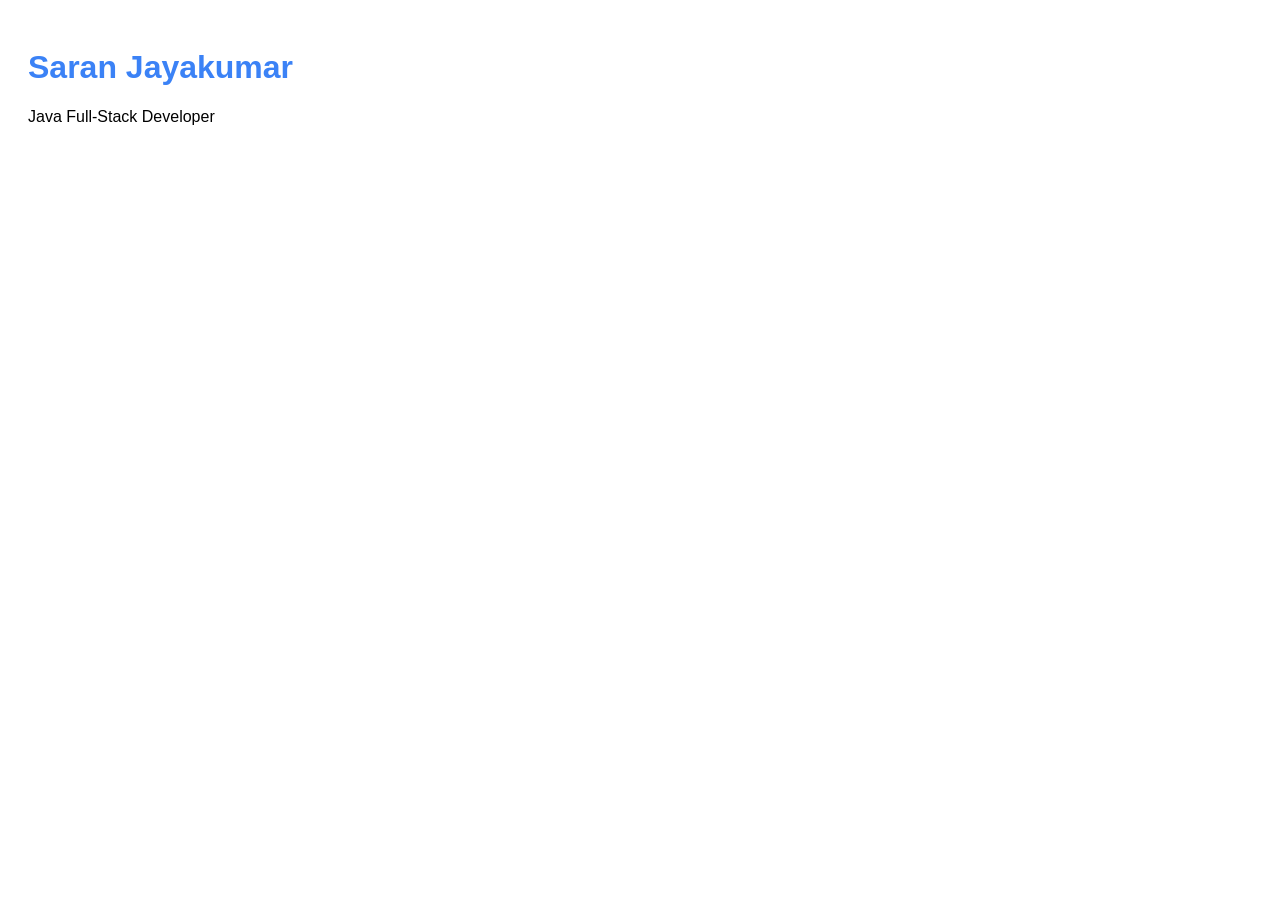
<file: test.html>
<!DOCTYPE html>
<html>
<head>
<style>
body { font-family: sans-serif; padding: 20px; }
h1 { color: #3B82F6; }
</style>
</head>
<body>
<h1>Saran Jayakumar</h1>
<p>Java Full-Stack Developer</p>
</body>
</html>
</file>
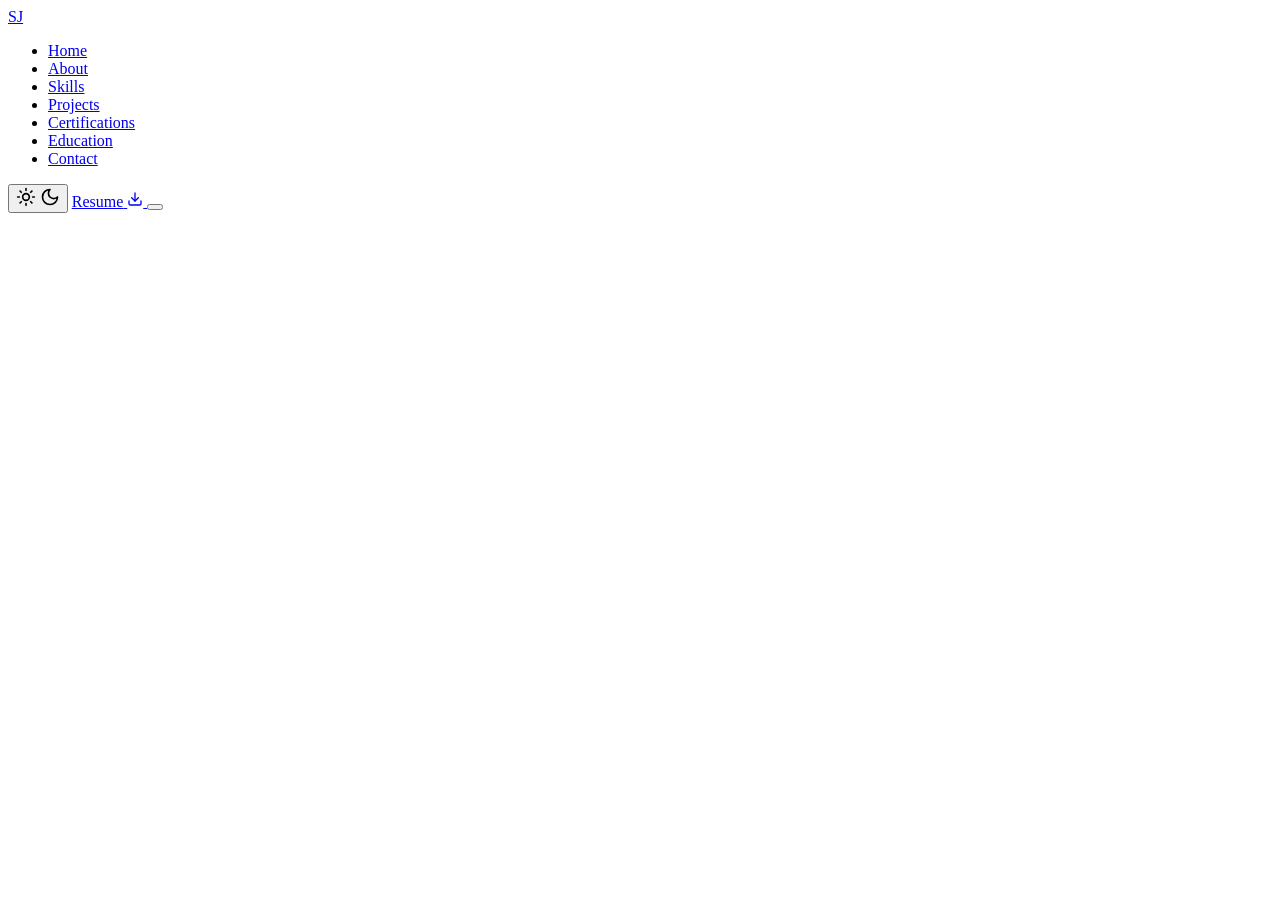
<file: components/header.html>
<body>
    <!-- Scroll Progress Bar -->
    <div id="scroll-progress"></div>
    <div class="cursor-glow" id="cursor-glow"></div>

    <!-- Background Animated Blobs -->
    <div class="blob-container">
        <div class="blob blob-1"></div>
        <div class="blob blob-2"></div>
        <div class="blob blob-3"></div>
    </div>

    <!-- Header / Navigation Bar -->
    <header class="header" id="header">
        <div class="nav-container">
            <a href="#home" class="logo" id="nav-logo">SJ</a>

            <nav class="nav-menu" id="nav-menu">
                <ul class="nav-list">
                    <li><a href="#home" class="nav-link active">Home</a></li>
                    <li><a href="#about" class="nav-link">About</a></li>
                    <li><a href="#skills" class="nav-link">Skills</a></li>
                    <li><a href="#projects" class="nav-link">Projects</a></li>
                    <li><a href="#certifications" class="nav-link">Certifications</a></li>
                    <li><a href="#education" class="nav-link">Education</a></li>
                    <li><a href="#contact" class="nav-link">Contact</a></li>
                </ul>
            </nav>

            <div class="nav-actions">
                <button class="theme-toggle" id="theme-toggle" aria-label="Toggle dark/light mode">
                    <svg class="sun-icon" xmlns="http://www.w3.org/2000/svg" width="20" height="20" viewBox="0 0 24 24"
                        fill="none" stroke="currentColor" stroke-width="2" stroke-linecap="round"
                        stroke-linejoin="round">
                        <circle cx="12" cy="12" r="4" />
                        <path d="M12 2v2" />
                        <path d="M12 20v2" />
                        <path d="m4.93 4.93 1.41 1.41" />
                        <path d="m17.66 17.66 1.41 1.41" />
                        <path d="M2 12h2" />
                        <path d="M20 12h2" />
                        <path d="m6.34 17.66-1.41 1.41" />
                        <path d="m19.07 4.93-1.41 1.41" />
                    </svg>
                    <svg class="moon-icon" xmlns="http://www.w3.org/2000/svg" width="20" height="20" viewBox="0 0 24 24"
                        fill="none" stroke="currentColor" stroke-width="2" stroke-linecap="round"
                        stroke-linejoin="round">
                        <path d="M12 3a6 6 0 0 0 9 9 9 9 0 1 1-9-9Z" />
                    </svg>
                </button>
                <a href="Resume_Saran_Jayakumar.pdf" download class="btn btn-secondary resume-btn" id="resume-download">
                    <span>Resume</span>
                    <svg xmlns="http://www.w3.org/2000/svg" width="16" height="16" viewBox="0 0 24 24" fill="none"
                        stroke="currentColor" stroke-width="2" stroke-linecap="round" stroke-linejoin="round">
                        <path d="M21 15v4a2 2 0 0 1-2 2H5a2 2 0 0 1-2-2v-4" />
                        <polyline points="7 10 12 15 17 10" />
                        <line x1="12" x2="12" y1="15" y2="3" />
                    </svg>
                </a>
                <button class="hamburger-menu" id="hamburger-menu" aria-label="Open menu">
                    <span class="bar"></span>
                    <span class="bar"></span>
                    <span class="bar"></span>
                </button>
            </div>
        </div>
    </header>

    <!-- Main Content -->
    <main>
</file>
<file: css/main.css>
@import 'variables.css';
@import 'global.css';
@import 'utility.css';
@import 'header.css';
@import 'hero.css';
@import 'about.css';
@import 'skills.css';
@import 'projects.css';
@import 'certifications.css';
@import 'education.css';
@import 'contact.css';
@import 'footer.css';
@import 'responsive.css';
@import 'animations.css';
</file>
